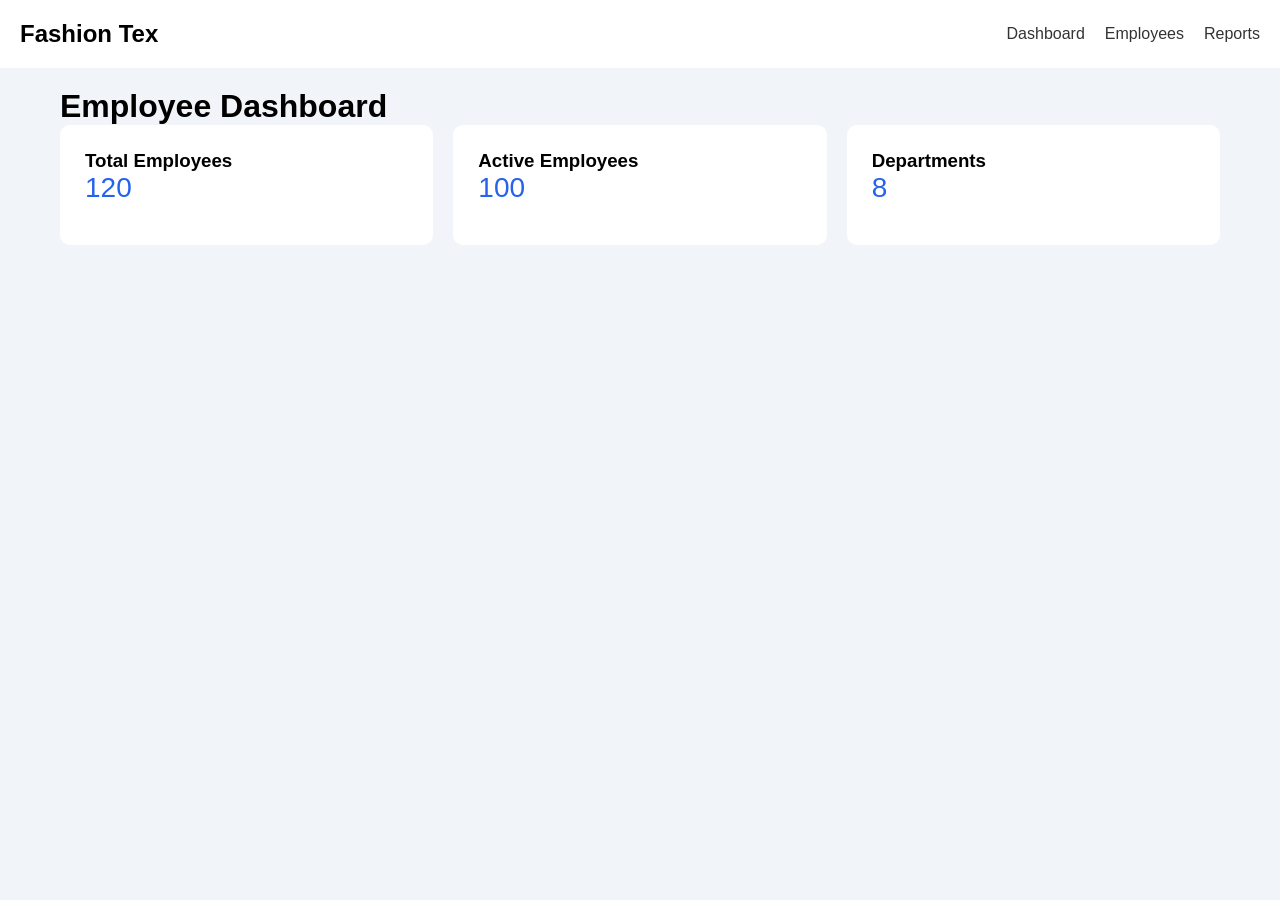
<file: dev-codes/index.html>
<!doctype html>
<html lang="en">
  <head>
    <meta charset="UTF-8" />
    <meta name="viewport" content="width=device-width, initial-scale=1.0" />

    <title>Employee Dashboard</title>
    <link rel="stylesheet" href="style.css" />
  </head>

  <body>
    <header class="navbar">
      <h2>Fashion Tex</h2>

      <nav>
        <a href="#">Dashboard</a>
        <a href="#">Employees</a>
        <a href="#">Reports</a>
      </nav>
    </header>

    <main class="container">
      <h1>Employee Dashboard</h1>

      <section class="cards">
        <div class="card">
          <h3>Total Employees</h3>
          <p>120</p>
        </div>

        <div class="card">
          <h3>Active Employees</h3>
          <p>100</p>
        </div>

        <div class="card">
          <h3>Departments</h3>
          <p>8</p>
        </div>
      </section>
    </main>
  </body>
</html>
</file>
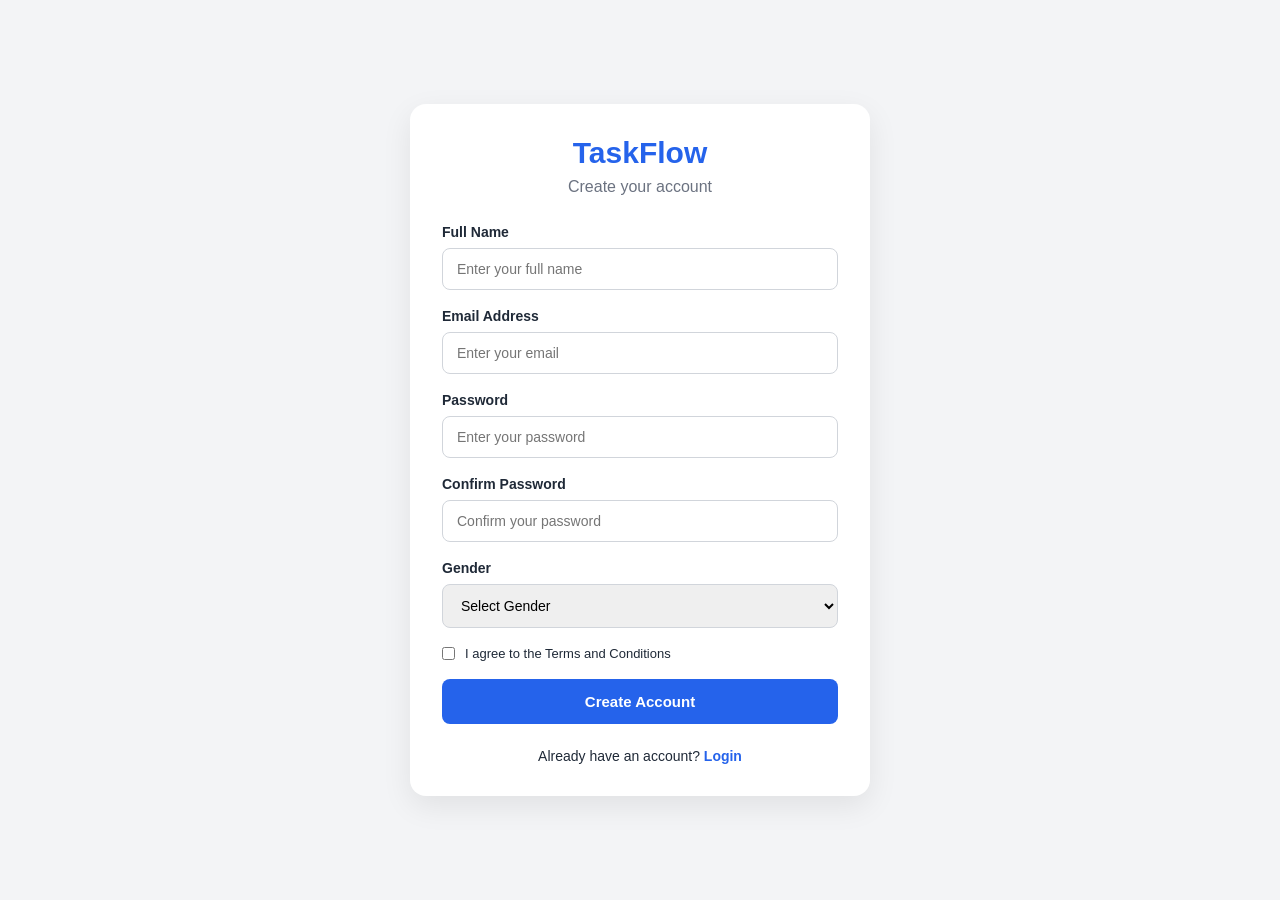
<file: codes/professional-authentication-UI/index.html>
<!doctype html>
<html lang="en">
  <head>
    <meta charset="UTF-8" />

    <meta name="viewport" content="width=device-width, initial-scale=1.0" />

    <meta name="description" content="Professional user registration page" />

    <title>Create Account | TaskFlow</title>

    <link rel="stylesheet" href="css/style.css" />
  </head>

  <body>
    <main class="page-container">
      <section class="register-card">
        <header class="card-header">
          <h1>TaskFlow</h1>
          <p>Create your account</p>
        </header>

        <form class="register-form">
          <div class="form-group">
            <label for="fullName"> Full Name </label>

            <input
              type="text"
              id="fullName"
              name="fullName"
              placeholder="Enter your full name"
              required
            />
          </div>

          <div class="form-group">
            <label for="email"> Email Address </label>

            <input
              type="email"
              id="email"
              name="email"
              placeholder="Enter your email"
              required
            />
          </div>

          <div class="form-group">
            <label for="password"> Password </label>

            <input
              type="password"
              id="password"
              name="password"
              placeholder="Enter your password"
              minlength="8"
              required
            />
          </div>

          <div class="form-group">
            <label for="confirmPassword"> Confirm Password </label>

            <input
              type="password"
              id="confirmPassword"
              name="confirmPassword"
              placeholder="Confirm your password"
              required
            />
          </div>

          <div class="form-group">
            <label for="gender"> Gender </label>

            <select id="gender" name="gender">
              <option value="">Select Gender</option>
              <option value="male">Male</option>
              <option value="female">Female</option>
              <option value="other">Other</option>
            </select>
          </div>

          <div class="terms-group">
            <input type="checkbox" id="terms" name="terms" required />

            <label for="terms"> I agree to the Terms and Conditions </label>
          </div>

          <button type="submit">Create Account</button>
        </form>

        <footer class="card-footer">
          <p>
            Already have an account?
            <a href="#">Login</a>
          </p>
        </footer>
      </section>
    </main>
  </body>
</html>
</file>
<file: dev-codes/style.css>
:root {
  --primary: #2563eb;
  --background: #f1f5f9;
  --spacing: 20px;
}

* {
  box-sizing: border-box;
  margin: 0;
  padding: 0;
}

body {
  font-family: Arial, sans-serif;
  background: var(--background);
}

.navbar {
  display: flex;
  justify-content: space-between;
  align-items: center;
  padding: var(--spacing);
  background: white;
}

nav {
  display: flex;
  gap: 20px;
}

nav a {
  text-decoration: none;
  color: #333;
}

.container {
  width: 100%;
  max-width: 1200px;
  margin: auto;
  padding: var(--spacing);
}

.cards {
  display: grid;
  grid-template-columns: repeat(3, 1fr);
  gap: var(--spacing);
}

.card {
  background: white;
  padding: 25px;
  border-radius: 10px;
  min-height: 120px;
}

.card p {
  font-size: 28px;
  color: var(--primary);
}

/* Tablet */
@media (max-width: 992px) {
  .cards {
    grid-template-columns: repeat(2, 1fr);
  }
}

/* Mobile */
@media (max-width: 576px) {
  .navbar {
    flex-direction: column;
    gap: 15px;
  }

  nav {
    flex-wrap: wrap;
    justify-content: center;
  }

  .cards {
    grid-template-columns: 1fr;
  }
}
</file>
<file: codes/professional-authentication-UI/css/style.css>
/* Global Reset */

* {
  margin: 0;
  padding: 0;
  box-sizing: border-box;
}

body {
  font-family: Arial, sans-serif;
  background: #f3f4f6;
  color: #1f2937;
}

/* Main Container */

.page-container {
  min-height: 100vh;

  display: flex;
  justify-content: center;
  align-items: center;

  padding: 24px;
}

/* Registration Card */

.register-card {
  width: 100%;
  max-width: 460px;

  background: #ffffff;

  padding: 32px;

  border-radius: 16px;

  box-shadow: 0 10px 30px rgba(0, 0, 0, 0.08);
}

/* Header */

.card-header {
  text-align: center;
  margin-bottom: 28px;
}

.card-header h1 {
  color: #2563eb;
  font-size: 30px;
  margin-bottom: 8px;
}

.card-header p {
  color: #6b7280;
}

/* Form */

.register-form {
  display: flex;
  flex-direction: column;
  gap: 18px;
}

.form-group {
  display: flex;
  flex-direction: column;
  gap: 8px;
}

.form-group label {
  font-size: 14px;
  font-weight: 600;
}

.form-group input,
.form-group select {
  width: 100%;

  padding: 12px 14px;

  border: 1px solid #d1d5db;
  border-radius: 8px;

  font-size: 14px;
}

.form-group input:focus,
.form-group select:focus {
  outline: 2px solid #93c5fd;
  border-color: #2563eb;
}

/* Terms */

.terms-group {
  display: flex;
  align-items: center;
  gap: 10px;

  font-size: 13px;
}

.terms-group input {
  accent-color: #2563eb;
}

/* Button */

.register-form button {
  width: 100%;

  padding: 14px;

  background: #2563eb;
  color: white;

  border: none;
  border-radius: 8px;

  font-size: 15px;
  font-weight: 600;

  cursor: pointer;

  transition: background 0.2s ease;
}

.register-form button:hover {
  background: #1d4ed8;
}

/* Footer */

.card-footer {
  text-align: center;
  margin-top: 24px;
  font-size: 14px;
}

.card-footer a {
  color: #2563eb;
  text-decoration: none;
  font-weight: 600;
}

/* Responsive Design */

@media (max-width: 480px) {
  .page-container {
    padding: 14px;
  }

  .register-card {
    padding: 22px;
  }

  .card-header h1 {
    font-size: 25px;
  }
}
</file>
